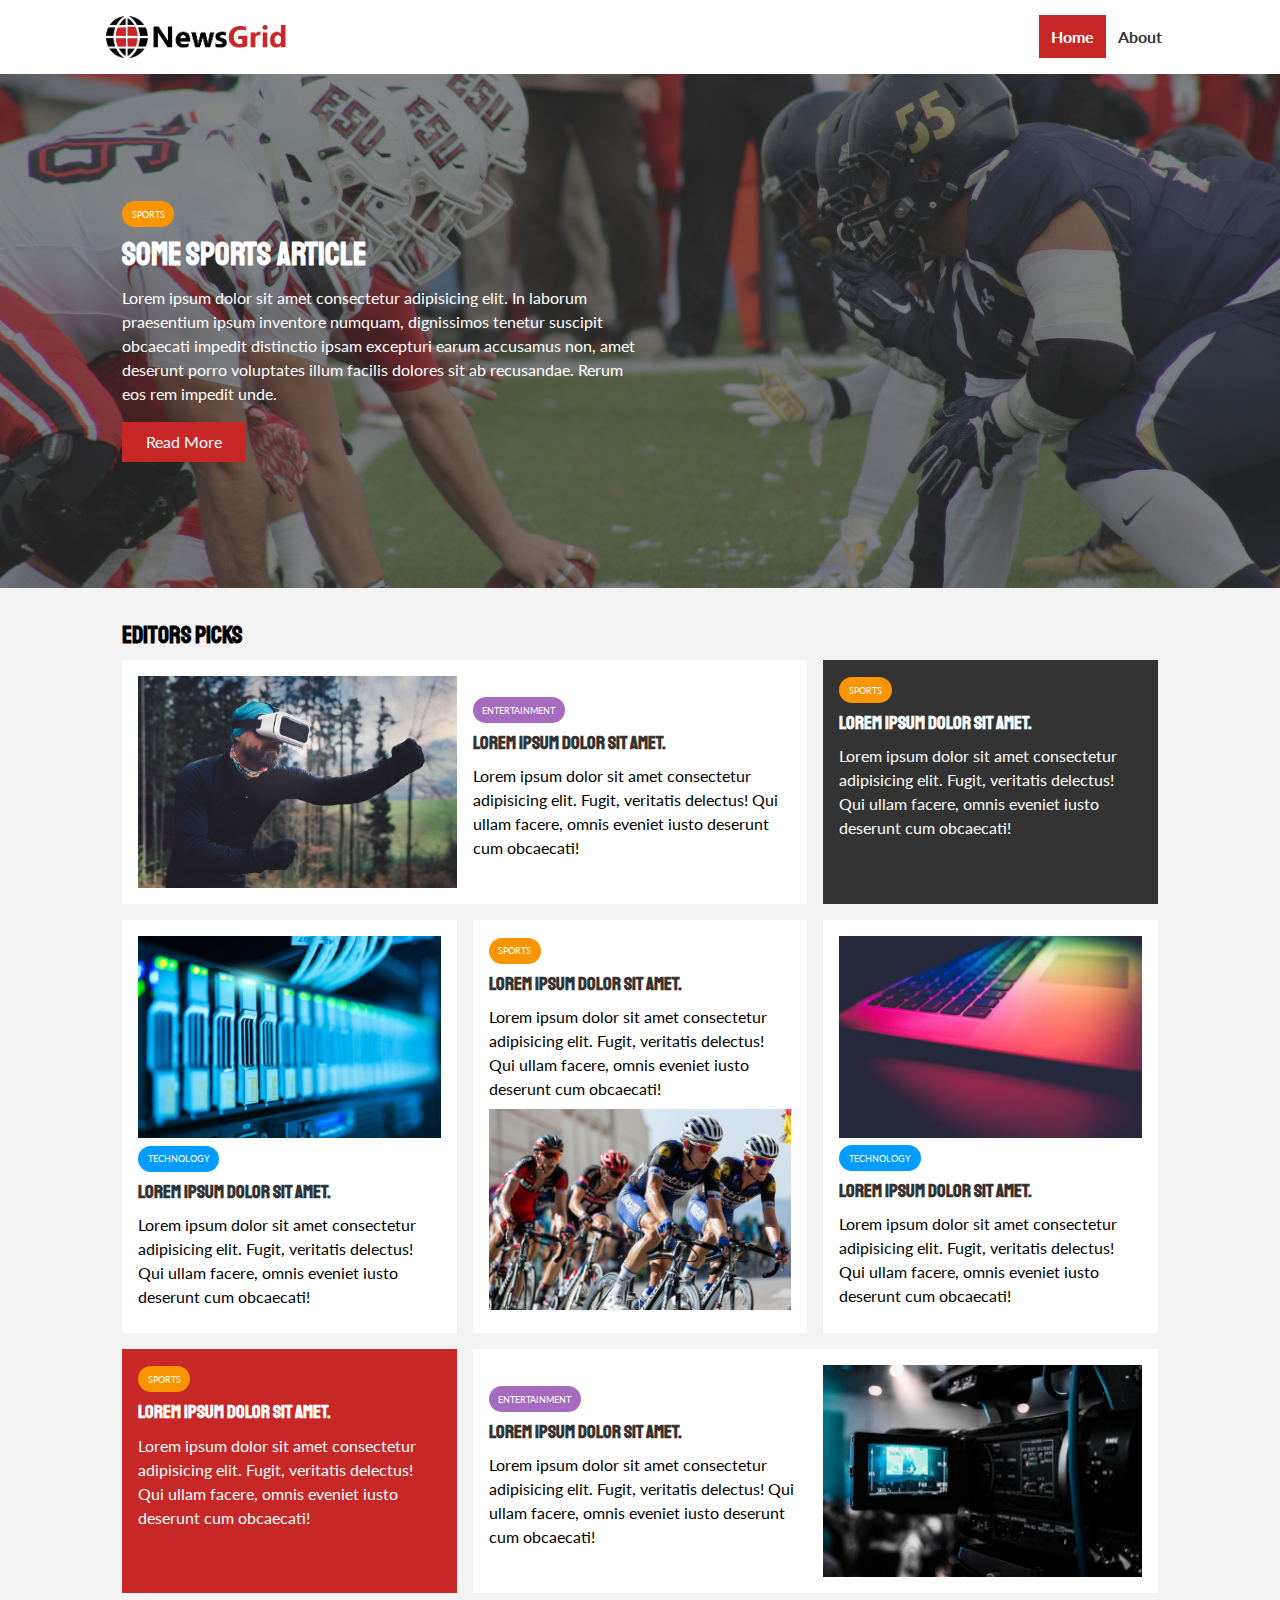
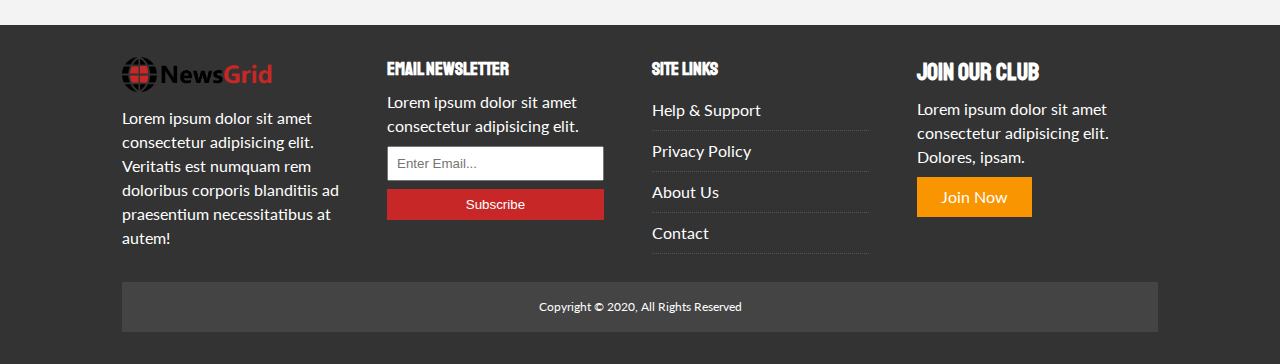
<file: index.html>
<!DOCTYPE html>
<html lang="en">
<head>
  <meta charset="UTF-8">
  <meta name="viewport" content="width=device-width, initial-scale=1.0">
  <link rel="stylesheet" href="https://use.fontawesome.com/releases/v5.13.1/css/all.css" integrity="sha384-xxzQGERXS00kBmZW/6qxqJPyxW3UR0BPsL4c8ILaIWXva5kFi7TxkIIaMiKtqV1Q" crossorigin="anonymous">
  <link href="https://fonts.googleapis.com/css2?family=Lato&family=Staatliches&display=swap" rel="stylesheet">
  <link rel="stylesheet" href="css/style.css">
  <link rel="stylesheet" media="screen and (max-width: 768px)" href="css/mobile.css">
  <link rel="shortcut icon" type="image/x-icon" href="favicon.ico">
  <title>NewsGrid | Latest News</title>
</head>
<body>
  <nav id="main-nav">
    <div class="container">
      <img src="img/logo.png" alt="NewsGrid" class="logo">
      <div class="social">
        <a href="https://facebook.com" target="_blank"><i class="fab fa-facebook fa-2x"></i></a>
        <a href="https://twitter.com" target="_blank"><i class="fab fa-twitter fa-2x"></i></a>
        <a href="https://instagram.com" target="_blank"><i class="fab fa-instagram fa-2x"></i></a>
        <a href="https://youtube.com" target="_blank"><i class="fab fa-youtube fa-2x"></i></a>
      </div>
      <ul>
        <li><a class="current" href="index.html">Home</a></li>
        <li><a href="about.html">About</a></li>
      </ul>
    </div>
  </nav>

  <!-- Showcase -->
  <header id="showcase">
    <div class="container">
      <div class="showcase-container">
        <div class="showcase-content">
          <div class="category category-sports">Sports</div>
          <h1>Some Sports Article</h1>
          <p>Lorem ipsum dolor sit amet consectetur adipisicing elit. In laborum praesentium ipsum inventore numquam, dignissimos tenetur suscipit obcaecati impedit distinctio ipsam excepturi earum accusamus non, amet deserunt porro voluptates illum facilis dolores sit ab recusandae. Rerum eos rem impedit unde.</p>
          <a href="article.html" class="btn btn-primary">Read More</a>
        </div>
      </div>
    </div>
  </header>

  <!-- Home Articles -->
  <section id="home-articles" class="py-2">
    <div class="container">
      <h2>Editors Picks</h2>
      <div class="articles-container">
        <article class="card">
          <img src="img/articles/ent1.jpg" alt="">
          <div>
            <div class="category category-ent">Entertainment</div>
            <h3>
              <a href="article.html">Lorem ipsum dolor sit amet.</a>
            </h3>
            <p>Lorem ipsum dolor sit amet consectetur adipisicing elit. Fugit, veritatis delectus! Qui ullam facere, omnis eveniet iusto deserunt cum obcaecati!</p>
          </div>
        </article>
        <article class="card bg-dark">
            <div class="category category-sports">Sports</div>
            <h3>
              <a href="article.html">Lorem ipsum dolor sit amet.</a>
            </h3>
            <p>Lorem ipsum dolor sit amet consectetur adipisicing elit. Fugit, veritatis delectus! Qui ullam facere, omnis eveniet iusto deserunt cum obcaecati!</p>
        </article>
        <article class="card">
            <img src="img/articles/tech1.jpg" alt="">
            <div class="category category-tech">Technology</div>
            <h3>
              <a href="article.html">Lorem ipsum dolor sit amet.</a>
            </h3>
            <p>Lorem ipsum dolor sit amet consectetur adipisicing elit. Fugit, veritatis delectus! Qui ullam facere, omnis eveniet iusto deserunt cum obcaecati!</p>
        </article>
        <article class="card">
            <div class="category category-sports">Sports</div>
            <h3>
              <a href="article.html">Lorem ipsum dolor sit amet.</a>
            </h3>
            <p>Lorem ipsum dolor sit amet consectetur adipisicing elit. Fugit, veritatis delectus! Qui ullam facere, omnis eveniet iusto deserunt cum obcaecati!</p>
            <img src="img/articles/sports1.jpg" alt="">
        </article>
        <article class="card">
          <img src="img/articles/tech2.jpg" alt="">
          <div class="category category-tech">Technology</div>
          <h3>
            <a href="article.html">Lorem ipsum dolor sit amet.</a>
          </h3>
          <p>Lorem ipsum dolor sit amet consectetur adipisicing elit. Fugit, veritatis delectus! Qui ullam facere, omnis eveniet iusto deserunt cum obcaecati!</p>
        </article>
        <article class="card bg-primary">
          <div class="category category-sports">Sports</div>
          <h3>
            <a href="article.html">Lorem ipsum dolor sit amet.</a>
          </h3>
          <p>Lorem ipsum dolor sit amet consectetur adipisicing elit. Fugit, veritatis delectus! Qui ullam facere, omnis eveniet iusto deserunt cum obcaecati!</p>
        </article>
        <article class="card">
            <div>
              <div class="category category-ent">Entertainment</div>
              <h3>
                <a href="article.html">Lorem ipsum dolor sit amet.</a>
              </h3>
              <p>Lorem ipsum dolor sit amet consectetur adipisicing elit. Fugit, veritatis delectus! Qui ullam facere, omnis eveniet iusto deserunt cum obcaecati!</p>
            </div>
            <img src="img/articles/ent2.jpg" alt="">
        </article>
      </div>
    </div>
  </section>

<!-- Footer -->
<footer id="main-footer" class="py-2">
  <div class="container footer-container">
    <div>
      <img src="img/logo.png" alt="NewsGrid">
      <p>Lorem ipsum dolor sit amet consectetur adipisicing elit. Veritatis est numquam rem doloribus corporis blanditiis ad praesentium necessitatibus at autem!</p>
    </div>
    <div>
      <h3>Email Newsletter</h3>
      <p>Lorem ipsum dolor sit amet consectetur adipisicing elit.</p>
      <form name="contact" method="POST" data-netlify="true">
        <input type="email" name="email" placeholder="Enter Email...">
        <input type="submit" value="Subscribe" class="btn btn-primary">
      </form>
    </div>
    <div>
      <h3>Site Links</h3>
      <ul class="lists">
        <li><a href="#">Help & Support</a></li>
        <li><a href="#">Privacy Policy</a></li>
        <li><a href="#">About Us</a></li>
        <li><a href="#">Contact</a></li>
      </ul>
    </div>
    <div>
      <h2>Join Our Club</h2>
      <p>Lorem ipsum dolor sit amet consectetur adipisicing elit. Dolores, ipsam. </p>
      <a href="#" class="btn btn-secondary">Join Now</a>
    </div>
    <div>
      <p>
        Copyright &copy; 2020, All Rights Reserved
      </p>
    </div>
  </div>
</footer>

</body>
</html>
</file>
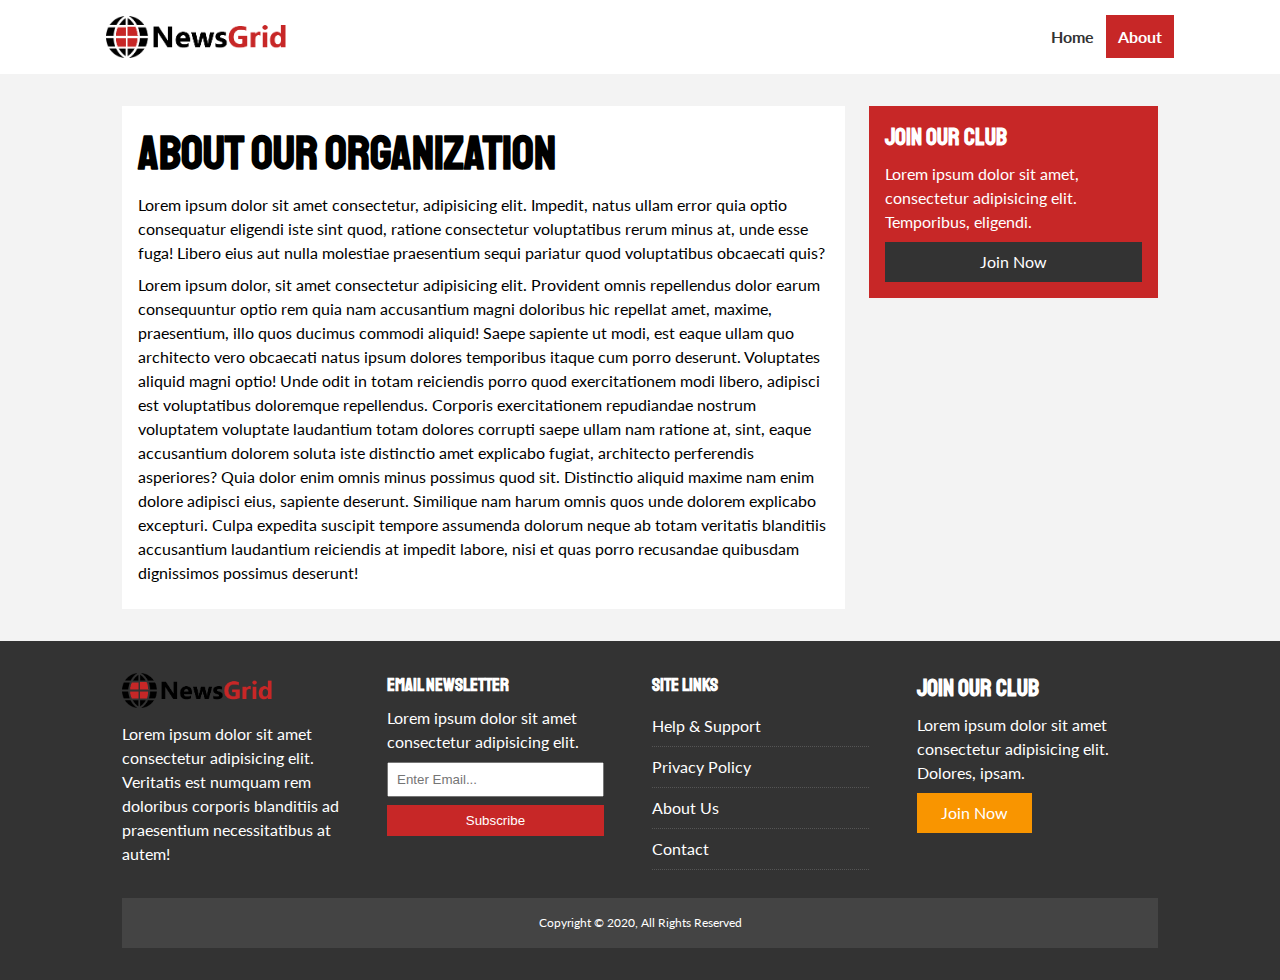
<file: about.html>
<!DOCTYPE html>
<html lang="en">
<head>
  <meta charset="UTF-8">
  <meta name="viewport" content="width=device-width, initial-scale=1.0">
  <link rel="stylesheet" href="https://use.fontawesome.com/releases/v5.13.1/css/all.css" integrity="sha384-xxzQGERXS00kBmZW/6qxqJPyxW3UR0BPsL4c8ILaIWXva5kFi7TxkIIaMiKtqV1Q" crossorigin="anonymous">
  <link href="https://fonts.googleapis.com/css2?family=Lato&family=Staatliches&display=swap" rel="stylesheet">
  <link rel="stylesheet" href="css/style.css">
  <link rel="stylesheet" media="screen and (max-width: 768px)" href="css/mobile.css">
  <link rel="shortcut icon" type="image/x-icon" href="favicon.ico">
  <title>NewsGrid | About</title>
</head>
<body>
  <nav id="main-nav">
    <div class="container">
      <img src="img/logo.png" alt="NewsGrid" class="logo">
      <div class="social">
        <a href="https://facebook.com" target="_blank"><i class="fab fa-facebook fa-2x"></i></a>
        <a href="https://twitter.com" target="_blank"><i class="fab fa-twitter fa-2x"></i></a>
        <a href="https://instagram.com" target="_blank"><i class="fab fa-instagram fa-2x"></i></a>
        <a href="https://youtube.com" target="_blank"><i class="fab fa-youtube fa-2x"></i></a>
      </div>
      <ul>
        <li><a href="index.html">Home</a></li>
        <li><a class="current" href="about.html">About</a></li>
      </ul>
    </div>
  </nav>

  <section id="about">
    <div class="container">
      <div class="page-container">
        <article class="card">
          <h1 class="l-heading">About Our Organization</h1>
          <p>Lorem ipsum dolor sit amet consectetur, adipisicing elit. Impedit, natus ullam error quia optio consequatur eligendi iste sint quod, ratione consectetur voluptatibus rerum minus at, unde esse fuga! Libero eius aut nulla molestiae praesentium sequi pariatur quod voluptatibus obcaecati quis?</p>
          <p>Lorem ipsum dolor, sit amet consectetur adipisicing elit. Provident omnis repellendus dolor earum consequuntur optio rem quia nam accusantium magni doloribus hic repellat amet, maxime, praesentium, illo quos ducimus commodi aliquid! Saepe sapiente ut modi, est eaque ullam quo architecto vero obcaecati natus ipsum dolores temporibus itaque cum porro deserunt. Voluptates aliquid magni optio! Unde odit in totam reiciendis porro quod exercitationem modi libero, adipisci est voluptatibus doloremque repellendus. Corporis exercitationem repudiandae nostrum voluptatem voluptate laudantium totam dolores corrupti saepe ullam nam ratione at, sint, eaque accusantium dolorem soluta iste distinctio amet explicabo fugiat, architecto perferendis asperiores? Quia dolor enim omnis minus possimus quod sit. Distinctio aliquid maxime nam enim dolore adipisci eius, sapiente deserunt. Similique nam harum omnis quos unde dolorem explicabo excepturi. Culpa expedita suscipit tempore assumenda dolorum neque ab totam veritatis blanditiis accusantium laudantium reiciendis at impedit labore, nisi et quas porro recusandae quibusdam dignissimos possimus deserunt!</p>
        </article>
        <aside class="card bg-primary">
          <h2>Join Our Club</h2>
          <p>Lorem ipsum dolor sit amet, consectetur adipisicing elit. Temporibus, eligendi.</p>
          <a href="#" class="btn btn-dark btn-block">Join Now</a>
        </aside>
      </div>
    </div>
  </section>

<!-- Footer -->
<footer id="main-footer" class="py-2">
  <div class="container footer-container">
    <div>
      <img src="img/logo.png" alt="NewsGrid">
      <p>Lorem ipsum dolor sit amet consectetur adipisicing elit. Veritatis est numquam rem doloribus corporis blanditiis ad praesentium necessitatibus at autem!</p>
    </div>
    <div>
      <h3>Email Newsletter</h3>
      <p>Lorem ipsum dolor sit amet consectetur adipisicing elit.</p>
      <form name="contact" method="POST" data-netlify="true">
        <input type="email" name="email" placeholder="Enter Email...">
        <input type="submit" value="Subscribe" class="btn btn-primary">
      </form>
    </div>
    <div>
      <h3>Site Links</h3>
      <ul class="lists">
        <li><a href="#">Help & Support</a></li>
        <li><a href="#">Privacy Policy</a></li>
        <li><a href="#">About Us</a></li>
        <li><a href="#">Contact</a></li>
      </ul>
    </div>
    <div>
      <h2>Join Our Club</h2>
      <p>Lorem ipsum dolor sit amet consectetur adipisicing elit. Dolores, ipsam. </p>
      <a href="#" class="btn btn-secondary">Join Now</a>
    </div>
    <div>
      <p>
        Copyright &copy; 2020, All Rights Reserved
      </p>
    </div>
  </div>
</footer>

</body>
</html>
</file>
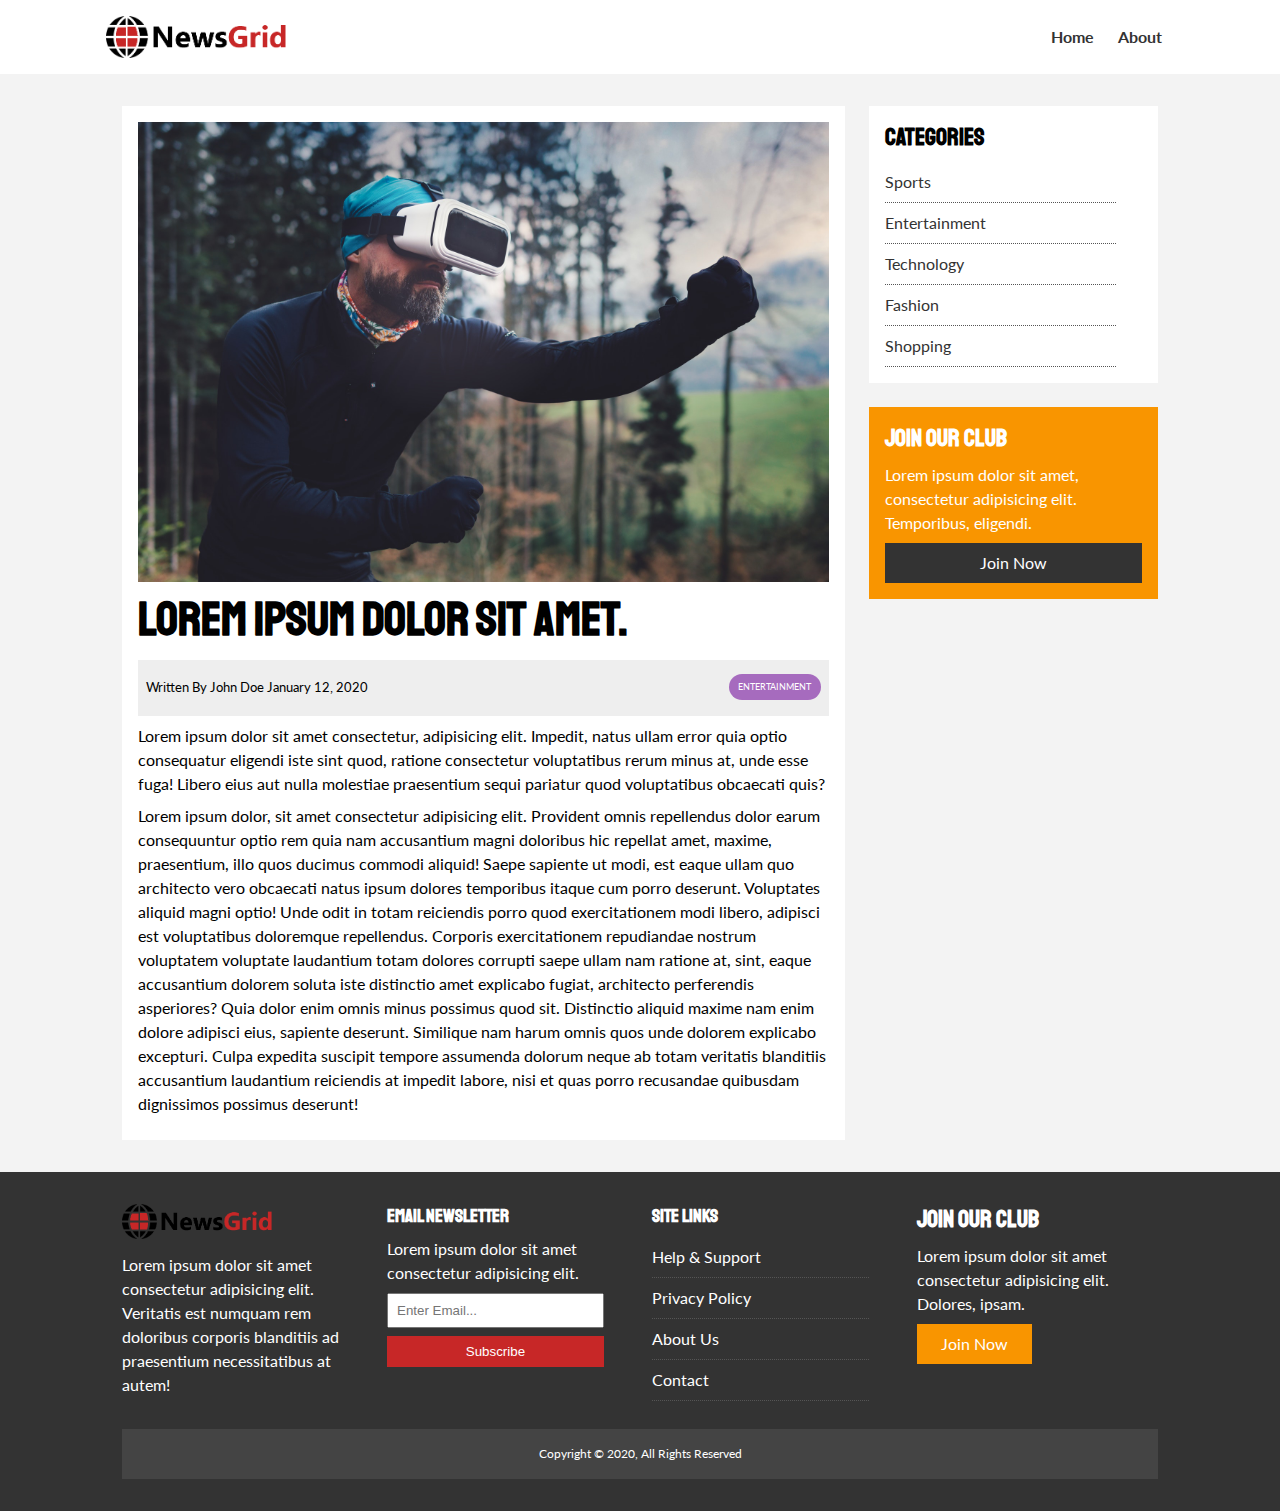
<file: article.html>
<!DOCTYPE html>
<html lang="en">
<head>
  <meta charset="UTF-8">
  <meta name="viewport" content="width=device-width, initial-scale=1.0">
  <link rel="stylesheet" href="https://use.fontawesome.com/releases/v5.13.1/css/all.css" integrity="sha384-xxzQGERXS00kBmZW/6qxqJPyxW3UR0BPsL4c8ILaIWXva5kFi7TxkIIaMiKtqV1Q" crossorigin="anonymous">
  <link href="https://fonts.googleapis.com/css2?family=Lato&family=Staatliches&display=swap" rel="stylesheet">
  <link rel="stylesheet" href="css/style.css">
  <link rel="stylesheet" media="screen and (max-width: 768px)" href="css/mobile.css">
  <link rel="shortcut icon" type="image/x-icon" href="favicon.ico">
  <title>NewsGrid | Latest News</title>
</head>
<body>
  <nav id="main-nav">
    <div class="container">
      <img src="img/logo.png" alt="NewsGrid" class="logo">
      <div class="social">
        <a href="https://facebook.com" target="_blank"><i class="fab fa-facebook fa-2x"></i></a>
        <a href="https://twitter.com" target="_blank"><i class="fab fa-twitter fa-2x"></i></a>
        <a href="https://instagram.com" target="_blank"><i class="fab fa-instagram fa-2x"></i></a>
        <a href="https://youtube.com" target="_blank"><i class="fab fa-youtube fa-2x"></i></a>
      </div>
      <ul>
        <li><a href="index.html">Home</a></li>
        <li><a href="about.html">About</a></li>
      </ul>
    </div>
  </nav>

  <section id="article">
    <div class="container">
      <div class="page-container">
        <article class="card">
          <img src="img/articles/ent1.jpg" alt="">
          <h1 class="l-heading">Lorem ipsum dolor sit amet.</h1>
          <div class="meta">
            <small>
              <i class="fas fa-user"></i>Written By John Doe January 12, 2020
            </small>
            <div class="category category-ent">Entertainment</div>
          </div>
          <p>Lorem ipsum dolor sit amet consectetur, adipisicing elit. Impedit, natus ullam error quia optio consequatur eligendi iste sint quod, ratione consectetur voluptatibus rerum minus at, unde esse fuga! Libero eius aut nulla molestiae praesentium sequi pariatur quod voluptatibus obcaecati quis?</p>
          <p>Lorem ipsum dolor, sit amet consectetur adipisicing elit. Provident omnis repellendus dolor earum consequuntur optio rem quia nam accusantium magni doloribus hic repellat amet, maxime, praesentium, illo quos ducimus commodi aliquid! Saepe sapiente ut modi, est eaque ullam quo architecto vero obcaecati natus ipsum dolores temporibus itaque cum porro deserunt. Voluptates aliquid magni optio! Unde odit in totam reiciendis porro quod exercitationem modi libero, adipisci est voluptatibus doloremque repellendus. Corporis exercitationem repudiandae nostrum voluptatem voluptate laudantium totam dolores corrupti saepe ullam nam ratione at, sint, eaque accusantium dolorem soluta iste distinctio amet explicabo fugiat, architecto perferendis asperiores? Quia dolor enim omnis minus possimus quod sit. Distinctio aliquid maxime nam enim dolore adipisci eius, sapiente deserunt. Similique nam harum omnis quos unde dolorem explicabo excepturi. Culpa expedita suscipit tempore assumenda dolorum neque ab totam veritatis blanditiis accusantium laudantium reiciendis at impedit labore, nisi et quas porro recusandae quibusdam dignissimos possimus deserunt!</p>
        </article>

        <aside id="categories" class="card">
          <h2>Categories</h2>
          <ul class="lists">
            <li><a href="#"><i class="fas fa-chevron-right"></i>Sports</a></li>
            <li><a href="#"><i class="fas fa-chevron-right"></i>Entertainment</a></li>
            <li><a href="#"><i class="fas fa-chevron-right"></i>Technology</a></li>
            <li><a href="#"><i class="fas fa-chevron-right"></i>Fashion</a></li>
            <li><a href="#"><i class="fas fa-chevron-right"></i>Shopping</a></li>
          </ul>
        </aside>

        <aside class="card bg-secondary">
          <h2>Join Our Club</h2>
          <p>Lorem ipsum dolor sit amet, consectetur adipisicing elit. Temporibus, eligendi.</p>
          <a href="#" class="btn btn-dark btn-block">Join Now</a>
        </aside>
      </div>
    </div>
  </section>

<!-- Footer -->
<footer id="main-footer" class="py-2">
  <div class="container footer-container">
    <div>
      <img src="img/logo.png" alt="NewsGrid">
      <p>Lorem ipsum dolor sit amet consectetur adipisicing elit. Veritatis est numquam rem doloribus corporis blanditiis ad praesentium necessitatibus at autem!</p>
    </div>
    <div>
      <h3>Email Newsletter</h3>
      <p>Lorem ipsum dolor sit amet consectetur adipisicing elit.</p>
      <form name="contact" method="POST" data-netlify="true">
        <input type="email" name="email" placeholder="Enter Email...">
        <input type="submit" value="Subscribe" class="btn btn-primary">
      </form>
    </div>
    <div>
      <h3>Site Links</h3>
      <ul class="lists">
        <li><a href="#">Help & Support</a></li>
        <li><a href="#">Privacy Policy</a></li>
        <li><a href="#">About Us</a></li>
        <li><a href="#">Contact</a></li>
      </ul>
    </div>
    <div>
      <h2>Join Our Club</h2>
      <p>Lorem ipsum dolor sit amet consectetur adipisicing elit. Dolores, ipsam. </p>
      <a href="#" class="btn btn-secondary">Join Now</a>
    </div>
    <div>
      <p>
        Copyright &copy; 2020, All Rights Reserved
      </p>
    </div>
  </div>
</footer>

</body>
</html>
</file>
<file: css/style.css>
:root {
  --primary-color: #c72727;
  --secondary-color: #f99500;
  --light-color: #f3f3f3;
  --dark-color: #333;
  --max-width: 1100px;
}

.category {
  --sports-color: #f99500;
  --ent-color: #a66bbe;
  --tech-color: #009cff;
}

* {
  margin: 0;
  padding: 0;
  box-sizing: border-box;
}

body {
  font-family: 'Lato', sans-serif;
  line-height: 1.5;
  background: var(--light-color);
}

a {
  color: #333;
  text-decoration: none;
}

ul {
  list-style: none;
}

p {
  margin: .5rem 0;
}

img {
  width: 100%;
}

h1, h2, h3, h4, h5, h6 {
  font-family: 'Staatliches', cursive;
  margin-bottom: .55rem;
  line-height: 1.3;
}

/* Utility */
.container {
  max-width: var(--max-width);
  margin: auto;
  padding: 0 2rem;
  overflow: hidden;
}

.category {
  display: inline-block;
  color: #fff;
  font-size: 0.55rem;
  text-transform: uppercase;
  padding: 0.4rem 0.6rem;
  border-radius: 15px;
  margin-bottom: 0.5rem;
}

.category-sports { background: var(--sports-color) }
.category-ent { background: var(--ent-color) }
.category-tech { background: var(--tech-color) }

.btn {
  display: inline-block;
  border: none;
  background: var(--dark-color);
  color: #fff;
  padding: 0.5rem 1.5rem;
}

.btn-light { background: var(--light-color) }
.btn-primary { background: var(--primary-color) }
.btn-secondary { background: var(--secondary-color) }

.btn:hover {
  opacity: 0.8;
}

.btn-block {
  display: block;
  width: 100%;
  text-align: center;
}

.card {
  background: #fff;
  padding: 1rem;
}

.bg-dark {
  background: var(--dark-color);
  color: #fff;
}
.bg-primary {
  background: var(--primary-color);
  color: #fff;
}
.bg-secondary {
  background: var(--secondary-color);
  color: #fff;
}

.bg-dark h1,
.bg-dark h2,
.bg-dark h3,
.bg-dark a,
.bg-primary h1,
.bg-primary h2,
.bg-primary h3,
.bg-primary a,
.bg-secondary h1,
.bg-secondary h2,
.bg-secondary h3,
.bg-secondary a {
  color:#fff;
}

.py-1 { padding: 1.5rem 0 }
.py-2 { padding: 2rem 0 }
.py-3 { padding: 3rem 0 }
.p-1 { padding: 1.5rem }
.p-2 { padding: 2rem }
.p-3 { padding: 3rem }

.l-heading {
  font-size: 3rem;
}

.lists li {
  padding: .5rem 0;
  border-bottom: #555 dotted 1px;
  width: 90%;
}

.lists li a:hover {
  color: var(--primary-color) !important;
}

/* Inner page grid container -- about page */
.page-container {
  display: grid;
  grid-template-columns: 5fr 2fr;
  margin: 2rem 0;
  grid-gap: 1.5rem;
}

.page-container > *:first-child {
  grid-row: 1 / span 3;
}

/* Navigation */
#main-nav {
  background: #fff;
  position: sticky;
  top: 0;
  z-index: 2;
}

#main-nav .container {
  display: grid;
  grid-template-columns: 6fr 3fr 2fr;
  padding: 1rem;
  align-items: center;
}

#main-nav .logo {
  width: 180px;
}

#main-nav ul {
  justify-self: end;
  display: flex;
}

#main-nav ul li a {
  padding: 0.75rem;
  font-weight: bold;
}

#main-nav ul li a.current {
  background: var(--primary-color);
  color: #fff;
}

#main-nav ul li a:hover {
  background: var(--light-color);
  color: var(--dark-color);
}

#main-nav .social {
  justify-self: center;
}

#main-nav .social i {
  color: #777;
  margin-right: 0.5rem;
}

/* Showcase */
#showcase {
  color: #fff;
  background: var(--dark-color);
  padding: 2rem;
  position: relative;
}

#showcase:before {
  content: '';
  background: url('../img/featured.jpg') no-repeat center center/cover;
  position: absolute;
  top: 0;
  left: 0;
  width: 100%;
  height: 100%;
  opacity: 0.4;
}

#showcase .showcase-container {
  display: grid;
  grid-template-columns: repeat(2, 1fr);
  justify-content: center;
  align-items: center;
  height: 50vh;
}

#showcase .showcase-content {
  z-index: 1;
}

#showcase .showcase-content p {
  margin-bottom: 1rem;
}

/* Home Articles */
#home-articles .articles-container {
  display: grid;
  grid-template-columns: repeat(3, 1fr);
  grid-gap: 1rem;
}

#home-articles .articles-container > *:first-child,
#home-articles .articles-container > *:last-child {
  display: grid;
  grid-template-columns: repeat(2, 1fr);
  grid-gap: 1rem;
  align-items: center;
  grid-column: 1 / span 2;
}

#home-articles .articles-container > *:last-child {
  grid-column: 2 / span 2;
}

#article .meta {
  display: flex;
  justify-content: space-between;
  align-items: center;
  background: #eee;
  padding: 0.5rem;
}

#article .meta .category {
  margin-top: 0.4rem;
}

/* Footer */
#main-footer {
  background: var(--dark-color);
  color: #fff;
}

#main-footer img {
  width: 150px;
}

#main-footer a {
  color: #fff;
}

#main-footer .footer-container {
  display: grid;
  grid-template-columns: repeat(4, 1fr);
  grid-gap: 1.5rem;
}

#main-footer .footer-container > *:last-child {
  background: #444;
  grid-column: 1 / span 4;
  padding: .5rem;
  text-align: center;
  font-size: 0.75rem;
}

#main-footer .footer-container input[type='email'] {
  width: 90%;
  padding: 0.5rem;
  margin-bottom: 0.5rem;
}

#main-footer .footer-container input[type='submit'] {
  width: 90%;
}
</file>
<file: css/mobile.css>
/* Navigation */
#main-nav .social {
  display: none;
}

#main-nav .container {
  grid-template-columns: 1fr;
  grid-gap: 1.2rem;
}

#main-nav ul,
#main-nav .logo {
  justify-self: center;
}

#main-nav ul li a {
  padding: 0.50rem;
}

#home-articles .articles-container {
  grid-template-columns: repeat(2, 1fr);
}

#home-articles .articles-container > *:first-child,
#home-articles .articles-container > *:last-child {
  grid-template-columns: 1fr;
  grid-column: 1;
}

@media(max-width: 600px) {
  /* Stack Grid Items */
  #showcase .showcase-container,
  #home-articles .articles-container,
  #main-footer .footer-container {
    grid-template-columns: 1fr;
  }
  #main-footer .footer-container > *:last-child {
    grid-column: 1;
  }

  #main-footer .footer-container >*:first-child,
  #main-footer .footer-container >*:nth-child(2) {
    border-bottom: #444 dotted 2px;
    padding-bottom: 1rem;
  }

  .page-container {
    grid-template-columns: 1fr;
    text-align: center;
  }

  .page-container > *:first-child {
    grid-row: 1;
  }

  .i-heading {
    font-size: 2rem;
  }
}
</file>
